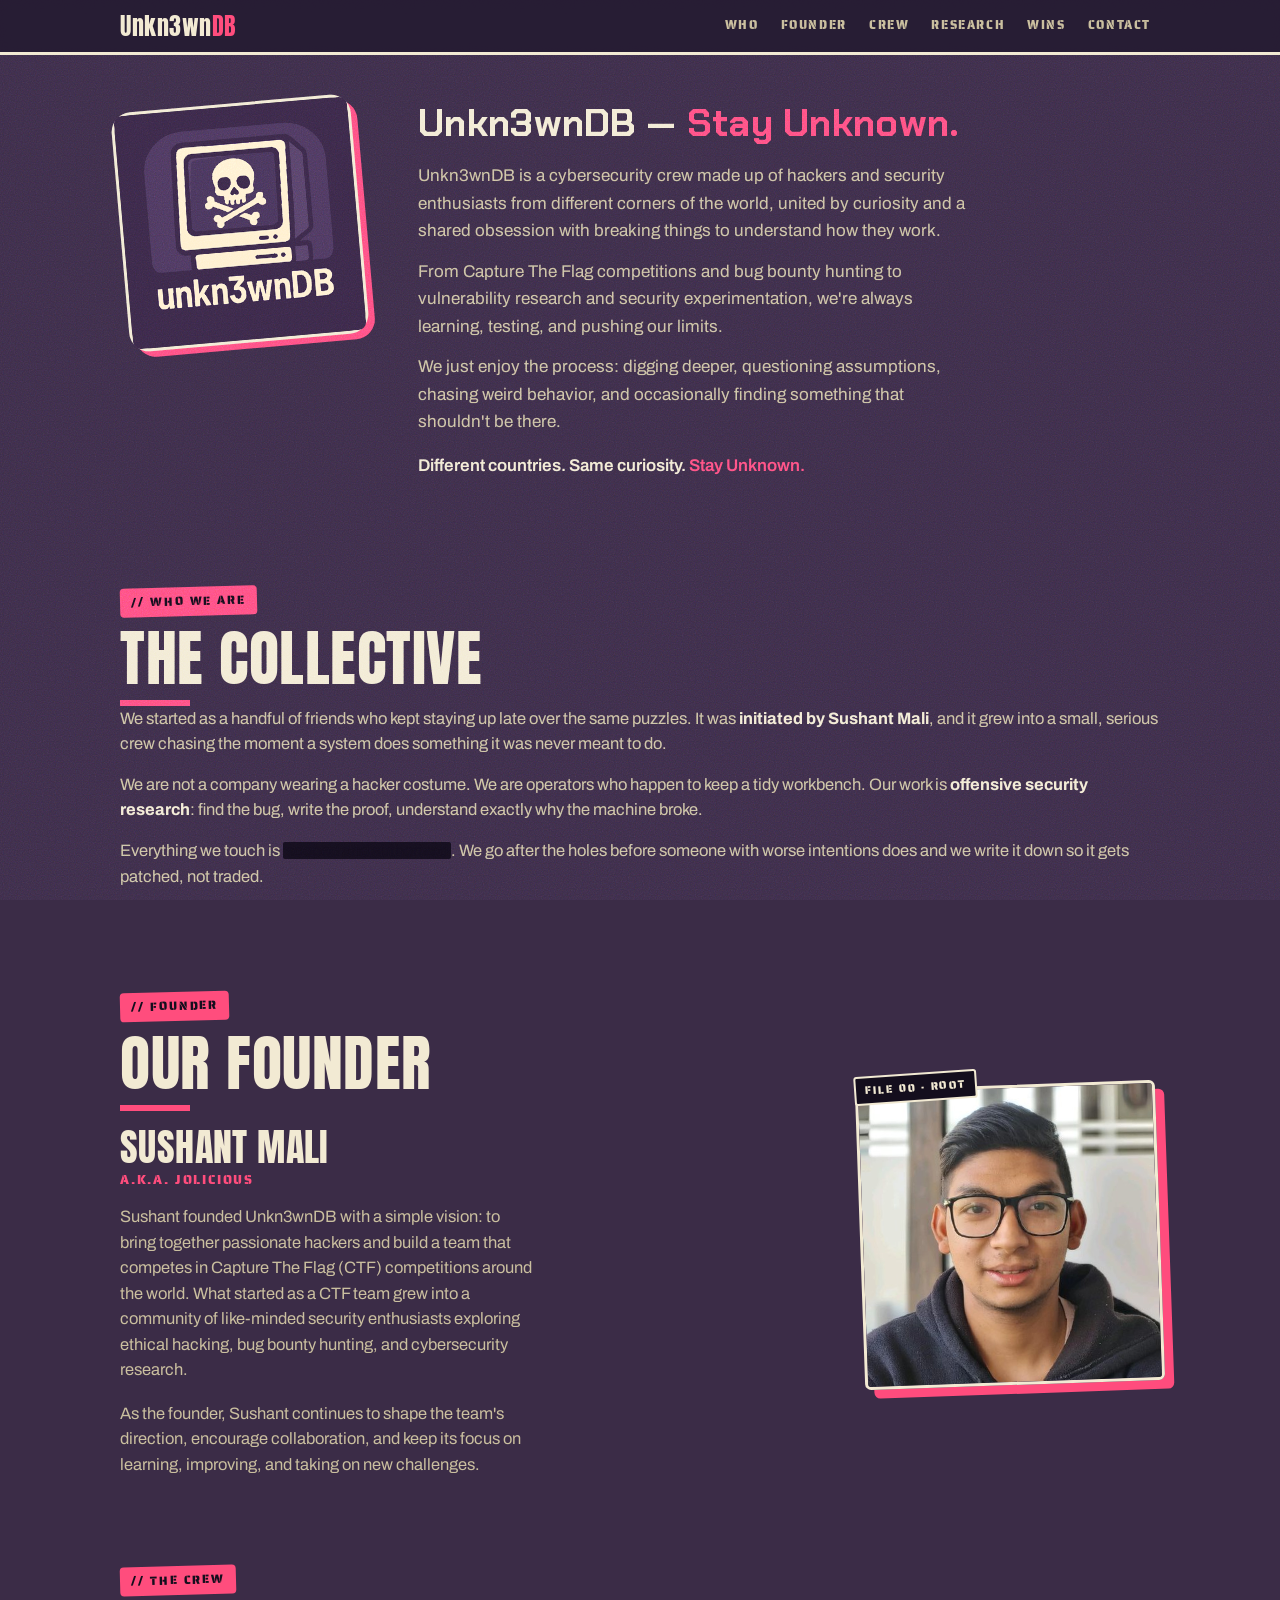
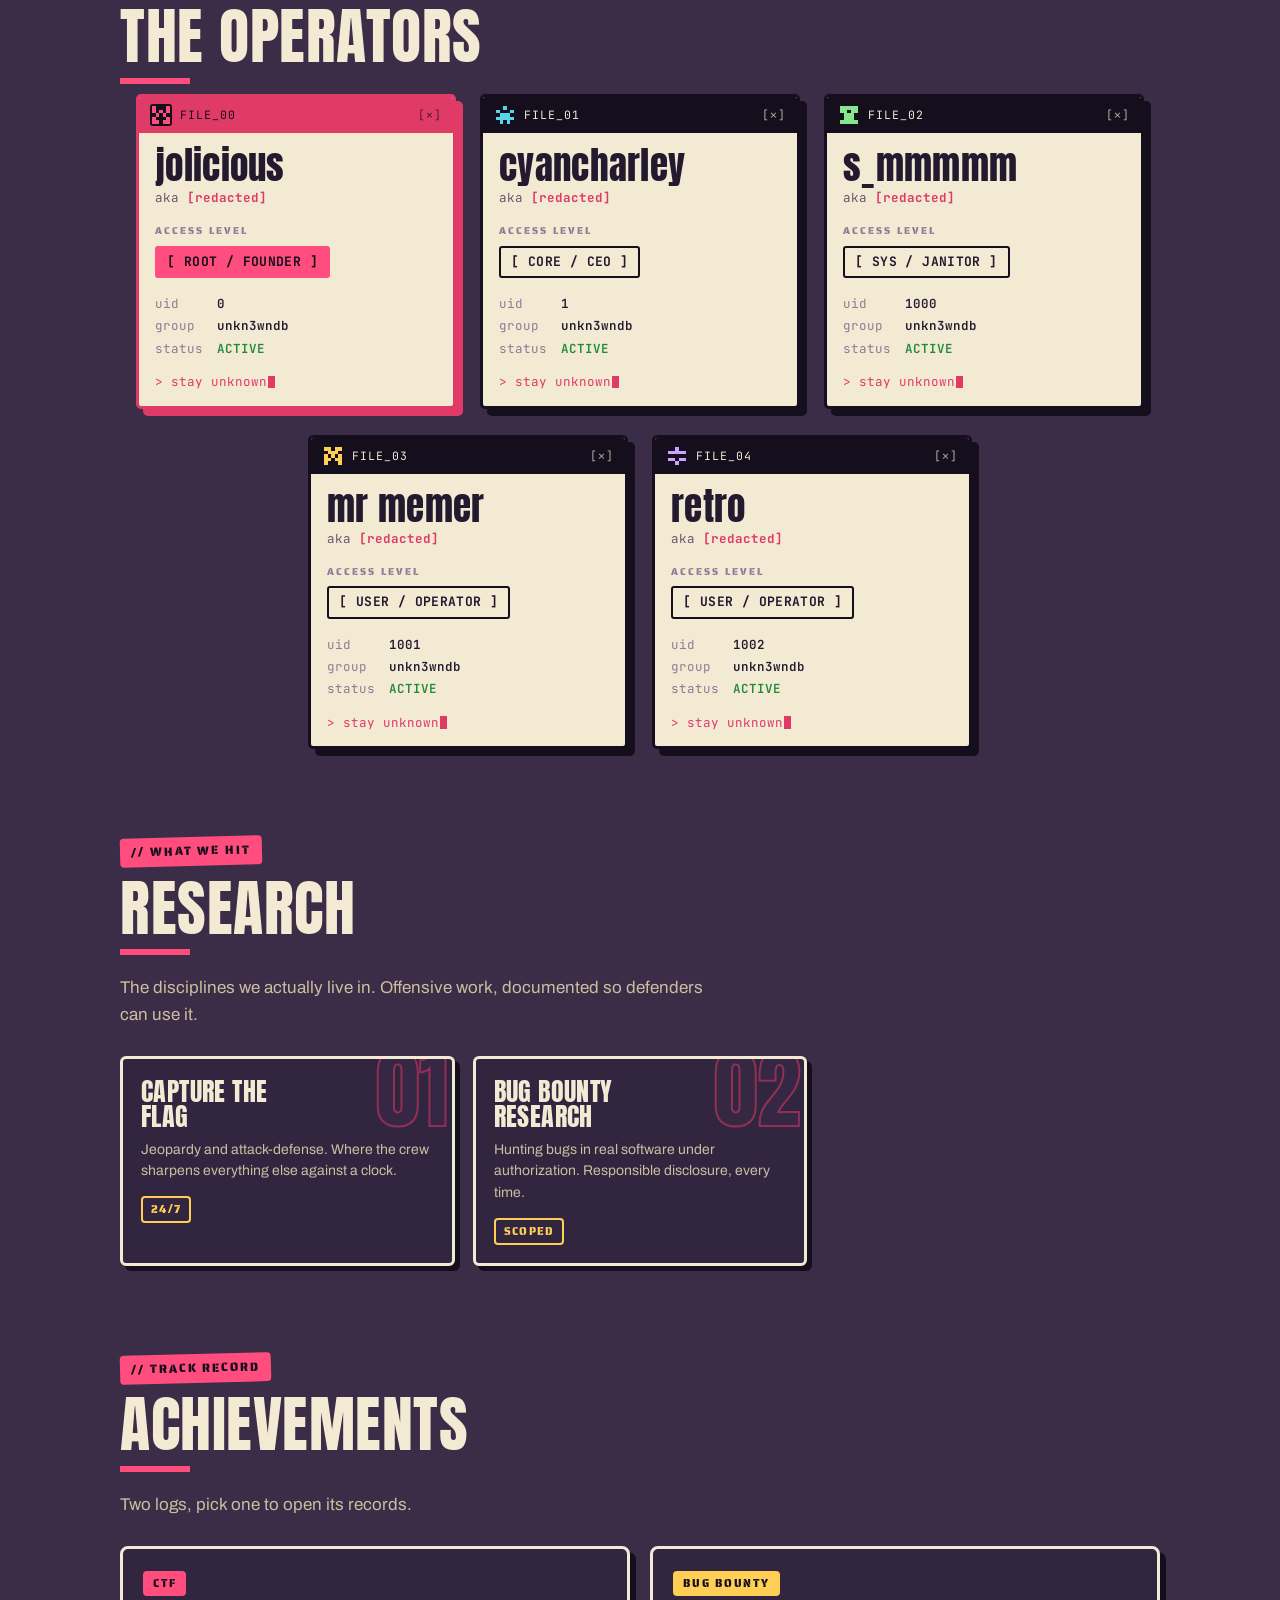
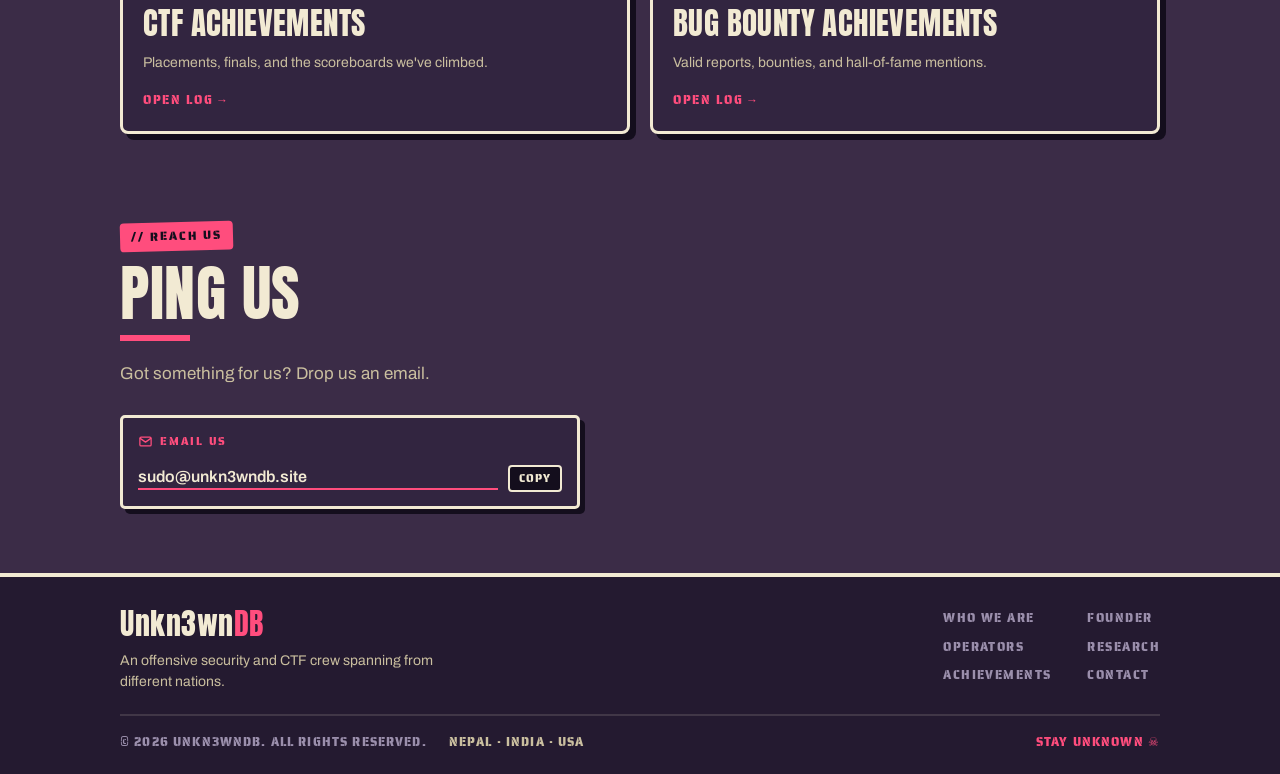
<file: index.html>
<!doctype html>
<html lang="en">
<head>
<meta charset="utf-8">
<meta name="viewport" content="width=device-width, initial-scale=1, viewport-fit=cover">
<title>Unkn3wnDB</title>
<meta name="description" content="Unkn3wnDB — an offensive security and CTF crew spanning different nations. Stay Unknown.">
<link rel="icon" href="assets/img/logo.png">
<link rel="preconnect" href="https://fonts.googleapis.com">
<link rel="preconnect" href="https://fonts.gstatic.com" crossorigin>
<link rel="stylesheet" href="https://fonts.googleapis.com/css2?family=Anton&family=Archivo:ital,wght@0,400;0,600;0,800;1,500&family=Chakra+Petch:wght@500;600;700&family=JetBrains+Mono:wght@400;700&family=Saira+Stencil+One&display=swap">
<link rel="stylesheet" href="assets/css/home.css">
</head>
<body>
<header class="topbar">
  <div class="wrap">
    <span class="bm">Unkn3wn<span>DB</span></span>
    <nav>
      <a href="#whoami" class="hs">who</a>
      <a href="#founder" class="hs">founder</a>
      <a href="#crew">crew</a>
      <a href="#research" class="hs">research</a>
      <a href="#achievements">wins</a>
      <a href="#contact">contact</a>
    </nav>
  </div>
</header>

<main>
  
  <section class="hero">
    <div class="wrap">
      <div class="hero-top">
        <div class="stamp"><img src="assets/img/logo.png" alt="Unkn3wnDB logo — a cream CRT monitor with a skull and crossbones on plum"></div>
        <div class="hero-text">
          <h1 class="hero-title">Unkn3wnDB — <span>Stay Unknown.</span></h1>
          <div class="hero-body">
            <p>Unkn3wnDB is a cybersecurity crew made up of hackers and security enthusiasts from different corners of the world, united by curiosity and a shared obsession with breaking things to understand how they work.</p>
            <p>From Capture The Flag competitions and bug bounty hunting to vulnerability research and security experimentation, we're always learning, testing, and pushing our limits.</p>
            <p>We just enjoy the process: digging deeper, questioning assumptions, chasing weird behavior, and occasionally finding something that shouldn't be there.</p>
            <p class="closer">Different countries. Same curiosity. <span>Stay Unknown.</span></p>
          </div>
        </div>
      </div>
    </div>
  </section>

  <section id="whoami">
    <div class="wrap">
      <span class="tab">// who we are</span>
      <h2 class="sectitle">The collective</h2>
      <div class="manifesto">
        <p>We started as a handful of friends who kept staying up late over the same puzzles. It was <b>initiated by Sushant Mali</b>, and it grew into a small, serious crew chasing the moment a system does something it was never meant to do.</p>
        <p>We are not a company wearing a hacker costume. We are operators who happen to keep a tidy workbench. Our work is <b>offensive security research</b>: find the bug, write the proof, understand exactly why the machine broke.</p>
        <p>Everything we touch is <span class="redact" tabindex="0" title="scoped &amp; authorized">scoped and authorized</span>. We go after the holes before someone with worse intentions does and we write it down so it gets patched, not traded.</p>
      </div>
    </div>
  </section>

  <section id="founder">
    <div class="wrap">
      <div class="founder-grid">
        <div class="founder-txt">
          <span class="tab">// founder</span>
          <h2 class="sectitle">Our founder</h2>
          <p class="fname">Sushant Mali<span>a.k.a. Jolicious</span></p>
          <p class="bio">Sushant founded Unkn3wnDB with a simple vision: to bring together passionate hackers and build a team that competes in Capture The Flag (CTF) competitions around the world. What started as a CTF team grew into a community of like-minded security enthusiasts exploring ethical hacking, bug bounty hunting, and cybersecurity research.</p>
          <p class="bio">As the founder, Sushant continues to shape the team's direction, encourage collaboration, and keep its focus on learning, improving, and taking on new challenges.</p>
        </div>
        <figure class="founder-photo">
          <figcaption>File 00 · Root</figcaption>
          <img src="assets/img/founder.jpg" alt="Sushant Mali, founder of Unkn3wnDB">
        </figure>
      </div>
    </div>
  </section>

  <section id="crew">
    <div class="wrap">
      <span class="tab">// the crew</span>
      <h2 class="sectitle">The operators</h2>
      <div class="crew">

        <div class="dossier root">
          <div class="dhead">
            <span class="dfile"><canvas class="sigil" width="50" height="50" data-seed="jolicious" data-color="#ff4d7d" role="img" aria-label="Identity sigil for Jolicious"></canvas>FILE_00</span>
            <span class="dclose" aria-hidden="true">[✕]</span>
          </div>
          <div class="dbody">
            <h3 class="dhandle">Jolicious</h3>
            <p class="daka">aka <b>[redacted]</b></p>
            <div class="dacc">
              <span class="dacc-label">access level</span>
              <span class="dacc-val">[ ROOT / FOUNDER ]</span>
            </div>
            <dl class="dmeta">
              <div><dt>uid</dt><dd>0</dd></div>
              <div><dt>group</dt><dd>unkn3wndb</dd></div>
              <div><dt>status</dt><dd class="on">ACTIVE</dd></div>
            </dl>
            <p class="dprompt">&gt; stay unknown<span class="cur" aria-hidden="true"></span></p>
          </div>
        </div>

        <div class="dossier">
          <div class="dhead">
            <span class="dfile"><canvas class="sigil" width="50" height="50" data-seed="cyancharley" data-color="#54d6e8" role="img" aria-label="Identity sigil for CyanCharley"></canvas>FILE_01</span>
            <span class="dclose" aria-hidden="true">[✕]</span>
          </div>
          <div class="dbody">
            <h3 class="dhandle">cyancharley</h3>
            <p class="daka">aka <b>[redacted]</b></p>
            <div class="dacc">
              <span class="dacc-label">access level</span>
              <span class="dacc-val">[ CORE / CEO ]</span>
            </div>
            <dl class="dmeta">
              <div><dt>uid</dt><dd>1</dd></div>
              <div><dt>group</dt><dd>unkn3wndb</dd></div>
              <div><dt>status</dt><dd class="on">ACTIVE</dd></div>
            </dl>
            <p class="dprompt">&gt; stay unknown<span class="cur" aria-hidden="true"></span></p>
          </div>
        </div>

        <div class="dossier">
          <div class="dhead">
            <span class="dfile"><canvas class="sigil" width="50" height="50" data-seed="s_mmmmm" data-color="#86e58d" role="img" aria-label="Identity sigil for s_mmmmm"></canvas>FILE_02</span>
            <span class="dclose" aria-hidden="true">[✕]</span>
          </div>
          <div class="dbody">
            <h3 class="dhandle">s_mmmmm</h3>
            <p class="daka">aka <b>[redacted]</b></p>
            <div class="dacc">
              <span class="dacc-label">access level</span>
              <span class="dacc-val">[ SYS / JANITOR ]</span>
            </div>
            <dl class="dmeta">
              <div><dt>uid</dt><dd>1000</dd></div>
              <div><dt>group</dt><dd>unkn3wndb</dd></div>
              <div><dt>status</dt><dd class="on">ACTIVE</dd></div>
            </dl>
            <p class="dprompt">&gt; stay unknown<span class="cur" aria-hidden="true"></span></p>
          </div>
        </div>

        <div class="dossier">
          <div class="dhead">
            <span class="dfile"><canvas class="sigil" width="50" height="50" data-seed="mrmemer" data-color="#ffce54" role="img" aria-label="Identity sigil for Mr Memer"></canvas>FILE_03</span>
            <span class="dclose" aria-hidden="true">[✕]</span>
          </div>
          <div class="dbody">
            <h3 class="dhandle">mr memer</h3>
            <p class="daka">aka <b>[redacted]</b></p>
            <div class="dacc">
              <span class="dacc-label">access level</span>
              <span class="dacc-val">[ USER / OPERATOR ]</span>
            </div>
            <dl class="dmeta">
              <div><dt>uid</dt><dd>1001</dd></div>
              <div><dt>group</dt><dd>unkn3wndb</dd></div>
              <div><dt>status</dt><dd class="on">ACTIVE</dd></div>
            </dl>
            <p class="dprompt">&gt; stay unknown<span class="cur" aria-hidden="true"></span></p>
          </div>
        </div>

        <div class="dossier">
          <div class="dhead">
            <span class="dfile"><canvas class="sigil" width="50" height="50" data-seed="retro" data-color="#c9a3ff" role="img" aria-label="Identity sigil for Retro"></canvas>FILE_04</span>
            <span class="dclose" aria-hidden="true">[✕]</span>
          </div>
          <div class="dbody">
            <h3 class="dhandle">retro</h3>
            <p class="daka">aka <b>[redacted]</b></p>
            <div class="dacc">
              <span class="dacc-label">access level</span>
              <span class="dacc-val">[ USER / OPERATOR ]</span>
            </div>
            <dl class="dmeta">
              <div><dt>uid</dt><dd>1002</dd></div>
              <div><dt>group</dt><dd>unkn3wndb</dd></div>
              <div><dt>status</dt><dd class="on">ACTIVE</dd></div>
            </dl>
            <p class="dprompt">&gt; stay unknown<span class="cur" aria-hidden="true"></span></p>
          </div>
        </div>

      </div>
    </div>
  </section>

  <section id="research">
    <div class="wrap">
      <span class="tab">// what we hit</span>
      <h2 class="sectitle">Research</h2>
      <p class="lede">The disciplines we actually live in. Offensive work, documented so defenders can use it.</p>
      <div class="tiles">
        <div class="tile"><span class="bn" aria-hidden="true">01</span><h3>Capture the flag</h3><p>Jeopardy and attack-defense. Where the crew sharpens everything else against a clock.</p><span class="tg">24/7</span></div>
        <div class="tile"><span class="bn" aria-hidden="true">02</span><h3>Bug Bounty Research</h3><p>Hunting bugs in real software under authorization. Responsible disclosure, every time.</p><span class="tg">scoped</span></div>
      </div>
    </div>
  </section>

  <section id="achievements">
    <div class="wrap">
      <span class="tab">// track record</span>
      <h2 class="sectitle">Achievements</h2>
      <p class="lede">Two logs, pick one to open its records.</p>
      <div class="ach-grid">
        <a class="ach-card" href="ctf.html">
          <span class="ac-tag">CTF</span>
          <h3>CTF Achievements</h3>
          <p>Placements, finals, and the scoreboards we've climbed.</p>
          <span class="go">open log <span class="ar" aria-hidden="true">&rarr;</span></span>
        </a>
        <a class="ach-card" href="bugbounty.html">
          <span class="ac-tag alt">Bug Bounty</span>
          <h3>Bug Bounty Achievements</h3>
          <p>Valid reports, bounties, and hall-of-fame mentions.</p>
          <span class="go">open log <span class="ar" aria-hidden="true">&rarr;</span></span>
        </a>
      </div>
    </div>
  </section>

  <section id="contact">
    <div class="wrap">
      <span class="tab">// reach us</span>
      <h2 class="sectitle">Ping us</h2>
      <p class="lede">Got something for us? Drop us an email.</p>
      <div class="signs">
        <div class="sign email">
          <div class="k"><svg class="eico" viewBox="0 0 24 24" fill="none" stroke="currentColor" stroke-width="2" stroke-linecap="round" stroke-linejoin="round" aria-hidden="true"><rect x="3" y="5" width="18" height="14" rx="2"/><path d="M3.5 7l8.5 6 8.5-6"/></svg> Email us</div>
          <div class="v"><a class="h" href="mailto:sudo@unkn3wndb.site">sudo@unkn3wndb.site</a><button class="copy" data-c="sudo@unkn3wndb.site">copy</button></div>
        </div>
      </div>
    </div>
  </section>
</main>

<footer>
  <div class="wrap">
    <div class="foot-top">
      <div class="foot-brand">
        <div class="fb-name">Unkn3wn<span>DB</span></div>
        <p class="fb-tag">An offensive security and CTF crew spanning from different nations.</p>
      </div>
      <nav class="foot-nav" aria-label="Footer">
        <a href="#whoami">Who we are</a>
        <a href="#founder">Founder</a>
        <a href="#crew">Operators</a>
        <a href="#research">Research</a>
        <a href="#achievements">Achievements</a>
        <a href="#contact">Contact</a>
      </nav>
    </div>
    <div class="foot-bottom">
      <span>&copy; <span id="yr">2026</span> Unkn3wnDB. All rights reserved.</span>
      <span class="fb-mid">Nepal &middot; India &middot; USA</span>
      <span class="end">stay unknown &#9760;</span>
    </div>
  </div>
</footer>

<script>
(function(){
  "use strict";
  try{ document.getElementById('yr').textContent = new Date().getFullYear(); }catch(e){}
  Array.prototype.forEach.call(document.querySelectorAll('.copy'), function(btn){
    btn.addEventListener('click', function(){
      var txt = btn.getAttribute('data-c');
      function done(){ var o=btn.textContent; btn.textContent='copied'; btn.classList.add('done');
        setTimeout(function(){ btn.textContent=o; btn.classList.remove('done'); },1300); }
      if(navigator.clipboard && navigator.clipboard.writeText){
        navigator.clipboard.writeText(txt).then(done).catch(function(){ fb(txt,done); });
      } else { fb(txt,done); }
    });
  });
  function fb(txt,done){
    try{ var t=document.createElement('textarea'); t.value=txt; t.style.position='fixed'; t.style.opacity='0';
      document.body.appendChild(t); t.select(); document.execCommand('copy'); document.body.removeChild(t); done(); }catch(e){}
  }

  function hashStr(s){ var h=2166136261>>>0; for(var i=0;i<s.length;i++){ h^=s.charCodeAt(i); h=Math.imul(h,16777619)>>>0; } return h>>>0; }
  function mulberry32(a){ return function(){ a|=0; a=a+0x6D2B79F5|0; var t=Math.imul(a^a>>>15,1|a); t=t+Math.imul(t^t>>>7,61|t)^t; return ((t^t>>>14)>>>0)/4294967296; }; }
  Array.prototype.forEach.call(document.querySelectorAll('canvas.sigil'), function(cv){
    var ctx = cv.getContext && cv.getContext('2d'); if(!ctx) return;
    var S = cv.width, GRID = 5, pad = Math.max(4, Math.round(S*0.1)), cell = (S - pad*2)/GRID, mid = Math.ceil(GRID/2);
    var rng = mulberry32(hashStr(cv.getAttribute('data-seed')||'x'));
    var color = cv.getAttribute('data-color') || '#ff4d7d';
    ctx.fillStyle = '#140e1d'; ctx.fillRect(0,0,S,S);
    ctx.fillStyle = color;
    for(var x=0;x<mid;x++){
      for(var y=0;y<GRID;y++){
        if(rng() > 0.5){
          var px = pad + x*cell, py = pad + y*cell;
          ctx.fillRect(Math.round(px), Math.round(py), Math.ceil(cell), Math.ceil(cell));
          ctx.fillRect(Math.round(pad + (GRID-1-x)*cell), Math.round(py), Math.ceil(cell), Math.ceil(cell));
        }
      }
    }
  });
})();
</script>
</body>
</html>
</file>
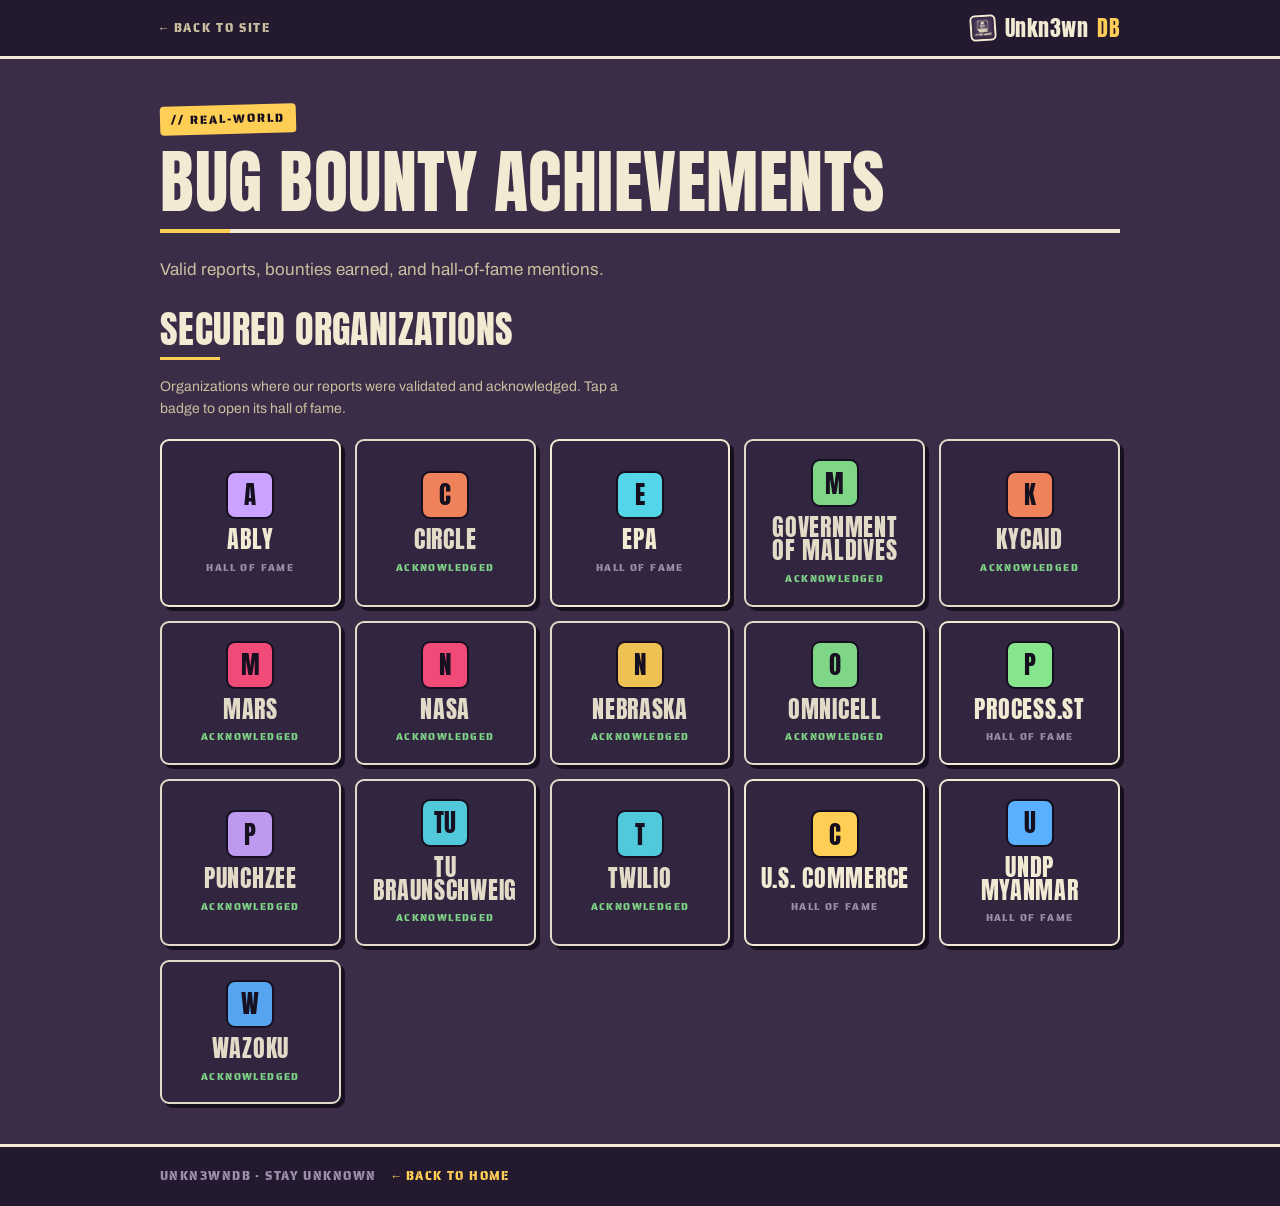
<file: bugbounty.html>
<!doctype html>
<html lang="en">
<head>
<meta charset="utf-8">
<meta name="viewport" content="width=device-width, initial-scale=1, viewport-fit=cover">
<title>Bug Bounty Achievements · Unkn3wnDB</title>
<meta name="description" content="Unkn3wnDB bug bounty achievements — organizations secured and acknowledged.">
<link rel="preconnect" href="https://fonts.googleapis.com">
<link rel="preconnect" href="https://fonts.gstatic.com" crossorigin>
<link rel="stylesheet" href="https://fonts.googleapis.com/css2?family=Anton&family=Archivo:wght@400;600;800&family=JetBrains+Mono:wght@400;700&family=Saira+Stencil+One&display=swap">
<link rel="icon" href="assets/img/logo.png">
<link rel="stylesheet" href="assets/css/bugbounty.css">
</head>
<body>
<header><div class="wrap">
  <a class="back" href="index.html">&larr; Back to site</a>
  <a class="brand" href="index.html"><img src="assets/img/logo.png" alt="">Unkn3wn<span>DB</span></a>
</div></header>
<main><div class="wrap">
  <span class="tab">// real-world</span>
  <h1 class="ptitle">Bug Bounty Achievements</h1>
  <div class="rule"></div>
  <p class="lede">Valid reports, bounties earned, and hall-of-fame mentions.</p>
        <section class="ach-block" style="margin-top:6px">
    <h2 class="blk-title">Secured Organizations</h2>
    <div class="bl-rule"></div>
    <p class="note" style="margin:0 0 6px">Organizations where our reports were validated and acknowledged. Tap a badge to open its hall of fame.</p>
    <div class="orgs">
        <a class="org" href="https://ably.com/acknowledgements" target="_blank" rel="noopener noreferrer" aria-label="Ably — hall of fame">
          <span class="ext" aria-hidden="true">&#8599;</span>
          <span class="mono" style="--c:#c9a3ff" aria-hidden="true">A</span>
          <span class="nm">Ably</span>
          <span class="meta">hall of fame</span>
        </a>
        <div class="org static">
          <span class="mono" style="--c:#ff8a5c" aria-hidden="true">C</span>
          <span class="nm">Circle</span>
          <span class="meta">acknowledged</span>
        </div>
        <a class="org" href="https://bugcrowd.com/engagements/epa-vdp/hall_of_fames" target="_blank" rel="noopener noreferrer" aria-label="EPA — hall of fame">
          <span class="ext" aria-hidden="true">&#8599;</span>
          <span class="mono" style="--c:#54d6e8" aria-hidden="true">E</span>
          <span class="nm">EPA</span>
          <span class="meta">hall of fame</span>
        </a>
        <div class="org static">
          <span class="mono" style="--c:#86e58d" aria-hidden="true">M</span>
          <span class="nm">Government of Maldives</span>
          <span class="meta">acknowledged</span>
        </div>
        <div class="org static">
          <span class="mono" style="--c:#ff8a5c" aria-hidden="true">K</span>
          <span class="nm">KYCAID</span>
          <span class="meta">acknowledged</span>
        </div>
        <div class="org static">
          <span class="mono" style="--c:#ff4d7d" aria-hidden="true">M</span>
          <span class="nm">Mars</span>
          <span class="meta">acknowledged</span>
        </div>
        <div class="org static">
          <span class="mono" style="--c:#ff4d7d" aria-hidden="true">N</span>
          <span class="nm">NASA</span>
          <span class="meta">acknowledged</span>
        </div>
        <div class="org static">
          <span class="mono" style="--c:#ffce54" aria-hidden="true">N</span>
          <span class="nm">Nebraska</span>
          <span class="meta">acknowledged</span>
        </div>
        <div class="org static">
          <span class="mono" style="--c:#86e58d" aria-hidden="true">O</span>
          <span class="nm">Omnicell</span>
          <span class="meta">acknowledged</span>
        </div>
        <a class="org" href="https://www.process.st/responsible-disclosure/" target="_blank" rel="noopener noreferrer" aria-label="Process.st — hall of fame">
          <span class="ext" aria-hidden="true">&#8599;</span>
          <span class="mono" style="--c:#86e58d" aria-hidden="true">P</span>
          <span class="nm">Process.st</span>
          <span class="meta">hall of fame</span>
        </a>
        <div class="org static">
          <span class="mono" style="--c:#c9a3ff" aria-hidden="true">P</span>
          <span class="nm">Punchzee</span>
          <span class="meta">acknowledged</span>
        </div>
        <div class="org static">
          <span class="mono" style="--c:#54d6e8" aria-hidden="true">TU</span>
          <span class="nm">TU Braunschweig</span>
          <span class="meta">acknowledged</span>
        </div>
        <div class="org static">
          <span class="mono" style="--c:#54d6e8" aria-hidden="true">T</span>
          <span class="nm">Twilio</span>
          <span class="meta">acknowledged</span>
        </div>
        <a class="org" href="https://bugcrowd.com/engagements/usdoc-vdp/hall_of_fames" target="_blank" rel="noopener noreferrer" aria-label="U.S. Commerce — hall of fame">
          <span class="ext" aria-hidden="true">&#8599;</span>
          <span class="mono" style="--c:#ffce54" aria-hidden="true">C</span>
          <span class="nm">U.S. Commerce</span>
          <span class="meta">hall of fame</span>
        </a>
        <a class="org" href="https://msmelearning.mm.undp.org/cybersecurity/vulnerability-hall-of-fame" target="_blank" rel="noopener noreferrer" aria-label="UNDP Myanmar — hall of fame">
          <span class="ext" aria-hidden="true">&#8599;</span>
          <span class="mono" style="--c:#5ab0ff" aria-hidden="true">U</span>
          <span class="nm">UNDP Myanmar</span>
          <span class="meta">hall of fame</span>
        </a>
        <div class="org static">
          <span class="mono" style="--c:#5ab0ff" aria-hidden="true">W</span>
          <span class="nm">Wazoku</span>
          <span class="meta">acknowledged</span>
        </div>
    </div>
  </section>
</div></main>
<footer><div class="wrap"><span>Unkn3wnDB &middot; Stay Unknown</span><a href="index.html">&larr; back to home</a></div></footer>
</body>
</html>
</file>
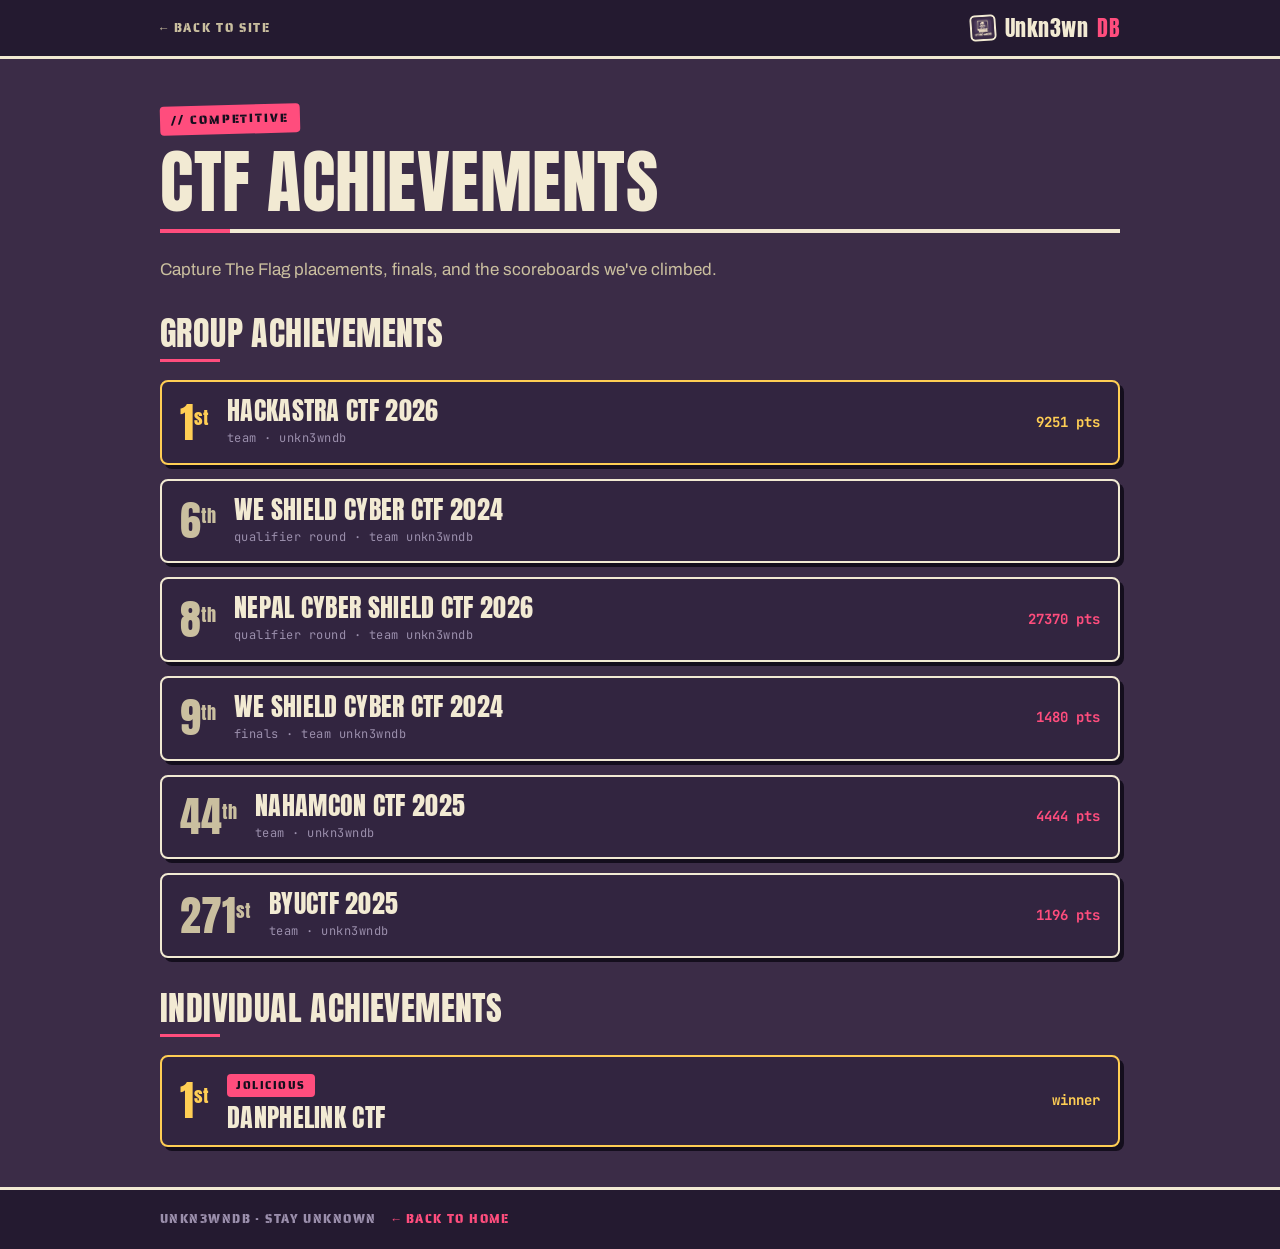
<file: ctf.html>
<!doctype html>
<html lang="en">
<head>
<meta charset="utf-8">
<meta name="viewport" content="width=device-width, initial-scale=1, viewport-fit=cover">
<title>CTF Achievements · Unkn3wnDB</title>
<meta name="description" content="Unkn3wnDB CTF achievements — competition placements and finals.">
<link rel="preconnect" href="https://fonts.googleapis.com">
<link rel="preconnect" href="https://fonts.gstatic.com" crossorigin>
<link rel="stylesheet" href="https://fonts.googleapis.com/css2?family=Anton&family=Archivo:wght@400;600;800&family=JetBrains+Mono:wght@400;700&family=Saira+Stencil+One&display=swap">
<link rel="icon" href="assets/img/logo.png">
<link rel="stylesheet" href="assets/css/ctf.css">
</head>
<body>
<header><div class="wrap">
  <a class="back" href="index.html">&larr; Back to site</a>
  <a class="brand" href="index.html"><img src="assets/img/logo.png" alt="">Unkn3wn<span>DB</span></a>
</div></header>
<main><div class="wrap">
  <span class="tab">// competitive</span>
  <h1 class="ptitle">CTF Achievements</h1>
  <div class="rule"></div>
  <p class="lede">Capture The Flag placements, finals, and the scoreboards we've climbed.</p>
  <section class="ach-block">
    <h2 class="blk-title">Group Achievements</h2>
    <div class="bl-rule"></div>
    <div class="recs">
      <div class="rec gold">
        <span class="place">1<sup>st</sup></span>
        <div class="ev"><h3>HackAstra CTF 2026</h3><p>team &middot; unkn3wndb</p></div>
        <span class="pts">9251 pts</span>
      </div>
      <div class="rec">
        <span class="place">6<sup>th</sup></span>
        <div class="ev"><h3>We Shield Cyber CTF 2024</h3><p>qualifier round &middot; team unkn3wndb</p></div>
        <span class="pts"></span>
      </div>
      <div class="rec">
        <span class="place">8<sup>th</sup></span>
        <div class="ev"><h3>Nepal Cyber Shield CTF 2026</h3><p>qualifier round &middot; team unkn3wndb</p></div>
        <span class="pts">27370 pts</span>
      </div>
      <div class="rec">
        <span class="place">9<sup>th</sup></span>
        <div class="ev"><h3>We Shield Cyber CTF 2024</h3><p>finals &middot; team unkn3wndb</p></div>
        <span class="pts">1480 pts</span>
      </div>
      <div class="rec">
        <span class="place">44<sup>th</sup></span>
        <div class="ev"><h3>NahamCon CTF 2025</h3><p>team &middot; unkn3wndb</p></div>
        <span class="pts">4444 pts</span>
      </div>
      <div class="rec">
        <span class="place">271<sup>st</sup></span>
        <div class="ev"><h3>BYUCTF 2025</h3><p>team &middot; unkn3wndb</p></div>
        <span class="pts">1196 pts</span>
      </div>
    </div>
  </section>

  <section class="ach-block">
    <h2 class="blk-title">Individual Achievements</h2>
    <div class="bl-rule"></div>
    <div class="recs">
      <div class="rec gold">
        <span class="place">1<sup>st</sup></span>
        <div class="ev"><span class="who">jolicious</span><h3>Danphelink CTF</h3></div>
        <span class="pts">winner</span>
      </div>
    </div>
  </section>
</div></main>
<footer><div class="wrap"><span>Unkn3wnDB &middot; Stay Unknown</span><a href="index.html">&larr; back to home</a></div></footer>
</body>
</html>
</file>
<file: assets/css/home.css>
:root{color-scheme:dark;padding-top:env(safe-area-inset-top,0px);padding-bottom:env(safe-area-inset-bottom,0px)}
img{max-width:100%}
[hidden]{display:none!important}

:root{
  color-scheme: dark;
  --paper:#3b2c47;     
  --paper-2:#322540;   
  --paper-ink:#241a30; 
  --ink:#f2ead3;       
  --ink-dim:#cabf9f;   
  --ink-mute:#9b8fac;  
  --spot:#ff4d7d;      
  --spot-deep:#e03a67;
  --amber:#ffce54;     
  --black:#140e1d;     
  --disp:'Anton', 'Arial Narrow', sans-serif;
  --hero:'Chakra Petch', 'Segoe UI', system-ui, sans-serif;
  --stencil:'Saira Stencil One', 'Courier New', monospace;
  --mono:'JetBrains Mono', ui-monospace, 'Cascadia Code', Consolas, monospace;
  --body:'Archivo', 'Helvetica Neue', Arial, sans-serif;
  --maxw:1080px;
}
*{box-sizing:border-box}
html,body{margin:0}
body{
  background:var(--paper);color:var(--ink);font-family:var(--body);
  font-size:16px;line-height:1.55;-webkit-font-smoothing:antialiased;
  overflow-x:hidden;position:relative;
}

body::after{
  content:"";position:fixed;inset:0;z-index:40;pointer-events:none;opacity:.5;mix-blend-mode:overlay;
  background-image:url("data:image/svg+xml,%3Csvg xmlns='http://www.w3.org/2000/svg' width='160' height='160'%3E%3Cfilter id='n'%3E%3CfeTurbulence type='fractalNoise' baseFrequency='0.85' numOctaves='2' stitchTiles='stitch'/%3E%3C/filter%3E%3Crect width='100%25' height='100%25' filter='url(%23n)'/%3E%3C/svg%3E");
}
body::before{content:"";position:fixed;inset:0 0 auto;height:env(safe-area-inset-top,0px);z-index:60;background:var(--paper-ink)}

.wrap{position:relative;z-index:1;max-width:var(--maxw);margin:0 auto;
  padding-left:max(20px,env(safe-area-inset-left,0px));
  padding-right:max(20px,env(safe-area-inset-right,0px));padding-block:0}
::selection{background:var(--spot);color:var(--black)}
:focus-visible{outline:3px solid var(--spot);outline-offset:3px}
a{color:var(--ink);text-decoration:none}

.topbar{position:sticky;top:env(safe-area-inset-top,0px);z-index:45;
  background:rgba(36,26,48,.86);backdrop-filter:blur(7px);border-bottom:3px solid var(--ink)}
.topbar .wrap{display:flex;align-items:center;gap:12px;height:52px}
.topbar .mini{width:30px;height:30px;border-radius:5px;border:2px solid var(--ink);flex:none;display:block;
  transform:rotate(-4deg)}
.topbar .bm{font-family:var(--disp);font-size:24px;letter-spacing:.5px;line-height:1}
.topbar .bm span{color:var(--spot)}
.topbar nav{margin-left:auto;display:flex;gap:4px}
.topbar nav a{font-family:var(--stencil);font-size:11.5px;letter-spacing:.14em;text-transform:uppercase;
  color:var(--ink-dim);padding:7px 9px;border-radius:5px}
.topbar nav a:hover{color:var(--black);background:var(--spot)}
@media(max-width:560px){.topbar nav a{padding:7px 6px}.topbar .hs{display:none}}

.hero{padding-block:48px 38px}
.hero-top{display:flex;align-items:flex-start;gap:58px;flex-wrap:wrap;margin-bottom:26px}
@media(max-width:620px){.hero-top{gap:24px}}
.stamp{width:240px;height:240px;flex:none;border:3px solid var(--ink);border-radius:20px;
  transform:rotate(-5deg);box-shadow:6px 6px 0 var(--spot);background:var(--paper-ink)}
.stamp img{width:100%;height:100%;display:block;border-radius:8px;filter:saturate(1.05) contrast(1.04)}
.hero-top .wm{font-family:var(--hero);font-weight:700;line-height:.92;margin:0;
  font-size:clamp(38px,7vw,62px);letter-spacing:.5px}
.hero-top .wm span{color:var(--spot)}

.hero-text{flex:1;min-width:280px;max-width:62ch}
.hero-title{font-family:var(--hero);font-weight:700;line-height:1.08;margin:0 0 18px;
  font-size:clamp(24px,3.6vw,38px);letter-spacing:.3px;color:var(--ink);text-wrap:balance}
.hero-title span{color:var(--spot)}
.hero-body p{font-family:var(--body);font-weight:400;font-size:clamp(15px,1.7vw,17px);line-height:1.62;
  color:var(--ink-dim);margin:0 0 13px;text-wrap:pretty}
.hero-body .closer{color:var(--ink);font-weight:600;margin:16px 0 0}
.hero-body .closer span{color:var(--spot)}

.hero-head{font-family:var(--hero);font-weight:700;line-height:1.02;margin:0;
  font-size:clamp(27px,4.6vw,46px);text-transform:uppercase;letter-spacing:.3px;text-wrap:balance;max-width:20ch}
.hero-head .out{color:var(--paper);-webkit-text-stroke:2px var(--spot);text-stroke:2px var(--spot)}
.hero-head .hl{color:var(--spot)}
.hero-sub{display:flex;flex-wrap:wrap;gap:16px 26px;align-items:flex-start;margin-top:22px;
  margin-left:calc(152px + 22px)} 
.hero-sub p{font-size:17px;max-width:42ch;color:var(--ink-dim);margin:0}
@media(max-width:620px){.hero-sub{margin-left:0}}
.hero-sub p b{color:var(--ink)}
.rubber{flex:none;transform:rotate(7deg);border:3px solid var(--spot);color:var(--spot);
  font-family:var(--stencil);font-size:13px;letter-spacing:.14em;text-transform:uppercase;
  padding:10px 14px;border-radius:8px;line-height:1.25;text-align:center;box-shadow:inset 0 0 0 2px rgba(255,77,125,.25)}
.rubber b{display:block;font-size:17px;color:var(--spot)}
.chips{display:flex;flex-wrap:wrap;gap:9px;margin-top:26px}
.chip{font-family:var(--stencil);font-size:12px;letter-spacing:.1em;text-transform:uppercase;
  color:var(--ink-dim);border:2px solid var(--ink);border-radius:6px;padding:6px 11px;background:var(--paper-2)}
.chip b{color:var(--spot);font-weight:400}

section{padding-block:44px;position:relative}
.tab{display:inline-block;font-family:var(--stencil);font-size:12px;letter-spacing:.16em;
  text-transform:uppercase;background:var(--spot);color:var(--black);padding:5px 11px;border-radius:4px;
  transform:rotate(-1.5deg)}
.sectitle{font-family:var(--disp);font-weight:400;text-transform:uppercase;letter-spacing:.5px;
  font-size:clamp(34px,7vw,62px);line-height:.9;margin:14px 0 0;color:var(--ink)}
.sectitle::after{content:"";display:block;width:70px;height:6px;background:var(--spot);margin-top:14px}
.lede{font-size:17px;color:var(--ink-dim);max-width:60ch;margin:20px 0 28px}

.manifesto{max-width:none}
.manifesto .big{font-family:var(--disp);font-weight:400;text-transform:uppercase;line-height:.96;
  font-size:clamp(26px,4.4vw,40px);letter-spacing:.3px;margin:0 0 22px;color:var(--ink);text-wrap:balance}
.manifesto .big em{font-style:normal;color:var(--spot)}
.manifesto p{font-size:16.5px;color:var(--ink-dim);margin:0 0 15px}
.manifesto p b{color:var(--ink)}
.redact{background:var(--black);color:var(--black);padding:0 .18em;border-radius:2px;cursor:help;
  transition:color .18s,background .18s;outline:none}
.redact:hover,.redact:focus{background:transparent;color:var(--spot)}

.founder-grid{display:grid;grid-template-columns:1fr minmax(0,300px);gap:34px;align-items:center}
.founder-txt .fname{font-family:var(--disp);font-weight:400;text-transform:uppercase;letter-spacing:.4px;
  font-size:clamp(24px,4.4vw,38px);line-height:.95;margin:18px 0 0;color:var(--ink)}
.founder-txt .fname span{display:block;font-family:var(--stencil);font-size:13px;letter-spacing:.14em;
  text-transform:uppercase;color:var(--spot);margin-top:9px}
.founder-txt .bio{font-size:16.5px;color:var(--ink-dim);margin:18px 0 0;max-width:46ch}
.founder-txt .bio b{color:var(--ink)}
.founder-photo{margin:0;position:relative;justify-self:end}
.founder-photo img{display:block;width:100%;max-width:300px;border:3px solid var(--ink);border-radius:6px;
  box-shadow:9px 9px 0 var(--spot);transform:rotate(-2deg);transition:transform .16s,box-shadow .16s;filter:saturate(1.02)}
.founder-photo:hover img{transform:rotate(0) translate(-2px,-2px);box-shadow:12px 12px 0 var(--black)}
.founder-photo figcaption{position:absolute;left:-6px;top:-12px;font-family:var(--stencil);font-size:11px;
  letter-spacing:.14em;text-transform:uppercase;background:var(--black);color:var(--ink);padding:4px 9px;
  border-radius:3px;transform:rotate(-4deg);border:2px solid var(--ink);z-index:1}
@media(max-width:620px){
  .founder-grid{grid-template-columns:1fr;gap:26px}
  .founder-photo{justify-self:start}
  .founder-photo img{max-width:260px}
}

.crew{display:flex;flex-wrap:wrap;justify-content:center;gap:26px 24px;margin-top:10px}
.dossier{display:flex;flex-direction:column;flex:1 1 282px;max-width:320px;min-width:0;overflow:hidden;
  background:var(--ink);color:var(--paper-ink);border:3px solid var(--black);border-radius:5px;
  position:relative;box-shadow:7px 7px 0 var(--black);transition:transform .16s ease,box-shadow .16s ease}
.dossier:hover,.dossier:focus-within{transform:translateY(-5px);box-shadow:9px 13px 0 var(--spot)}
.dossier.root{border-color:var(--spot-deep);box-shadow:7px 7px 0 var(--spot-deep)}
.dossier.root:hover,.dossier.root:focus-within{box-shadow:9px 13px 0 var(--black)}

.dhead{display:flex;align-items:center;justify-content:space-between;gap:8px;
  background:var(--black);color:var(--ink);padding:7px 11px;font-family:var(--mono);font-size:11.5px;letter-spacing:.08em}
.dossier.root .dhead{background:var(--spot-deep);color:var(--black)}
.dfile{display:flex;align-items:center;gap:8px;min-width:0}
.sigil{width:22px;height:22px;flex:none;image-rendering:pixelated;image-rendering:crisp-edges;border-radius:3px;display:block}
.dclose{opacity:.7;flex:none}

.dbody{display:flex;flex-direction:column;flex:1;padding:15px 16px 14px}
.dhandle{font-family:var(--disp);font-weight:400;font-size:clamp(31px,5.6vw,37px);line-height:.92;margin:0;
  text-transform:lowercase;letter-spacing:.3px;overflow-wrap:anywhere;color:var(--paper-ink)}
.daka{font-family:var(--mono);font-size:12.5px;color:#64556f;margin:6px 0 0;overflow-wrap:anywhere}
.daka b{color:var(--spot-deep);font-weight:700}
.dacc{margin-top:16px}
.dacc-label{display:block;font-family:var(--stencil);font-size:10px;letter-spacing:.2em;text-transform:uppercase;color:#8a7c97}
.dacc-val{display:inline-block;margin-top:7px;font-family:var(--mono);font-weight:700;font-size:13px;letter-spacing:.03em;
  color:var(--paper-ink);border:2px solid var(--black);border-radius:3px;padding:4px 10px}
.dossier.root .dacc-val{border-color:var(--spot);background:var(--spot);color:var(--black)}
.dmeta{margin:16px 0 0;display:flex;flex-direction:column;gap:3px;font-family:var(--mono);font-size:12.5px}
.dmeta > div{display:flex;gap:8px}
.dmeta dt{margin:0;color:#8a7c97;min-width:54px}
.dmeta dd{margin:0;color:var(--paper-ink);font-weight:600}
.dmeta dd.on{color:#1f8a3b}
.dprompt{font-family:var(--mono);font-size:12.5px;color:var(--spot-deep);margin:0;margin-top:auto;padding-top:14px}
.cur{display:inline-block;width:7px;height:1em;vertical-align:-2px;background:var(--spot-deep);margin-left:1px;
  animation:cblink 1.05s steps(1) infinite}
@keyframes cblink{50%{opacity:0}}
@media(prefers-reduced-motion:reduce){.cur{animation:none}}
@media(max-width:639px){.dossier{flex-basis:100%;max-width:360px}}

.tiles{display:grid;grid-template-columns:repeat(auto-fill,minmax(270px,1fr));gap:18px}
.tile{position:relative;background:var(--paper-2);border:3px solid var(--ink);border-radius:6px;
  padding:20px 18px 18px;overflow:hidden;box-shadow:5px 5px 0 var(--black);transition:transform .16s,box-shadow .16s}
.tile:hover{transform:translate(-2px,-2px);box-shadow:8px 8px 0 var(--spot)}
.tile .bn{position:absolute;top:-14px;right:4px;font-family:var(--disp);font-size:88px;line-height:1;
  color:var(--paper);-webkit-text-stroke:2px var(--spot-deep);text-stroke:2px var(--spot-deep);opacity:.55;pointer-events:none}
.tile h3{font-family:var(--disp);font-weight:400;text-transform:uppercase;letter-spacing:.4px;
  font-size:26px;line-height:.95;margin:0;color:var(--ink);max-width:11ch}
.tile p{font-size:14px;color:var(--ink-dim);margin:10px 0 0;position:relative}
.tile .tg{display:inline-block;margin-top:14px;font-family:var(--stencil);font-size:11px;letter-spacing:.12em;
  text-transform:uppercase;color:var(--amber);border:2px solid var(--amber);border-radius:4px;padding:3px 8px}

.ach-grid{display:grid;grid-template-columns:repeat(auto-fit,minmax(270px,1fr));gap:20px}
.ach-card{display:flex;flex-direction:column;gap:13px;text-decoration:none;color:inherit;
  border:3px solid var(--ink);border-radius:8px;background:var(--paper-2);padding:22px 20px;
  box-shadow:6px 6px 0 var(--black);transition:transform .16s ease,box-shadow .16s ease,border-color .16s ease}
.ach-card:hover,.ach-card:focus-visible{transform:translate(-3px,-3px);box-shadow:9px 11px 0 var(--spot);border-color:var(--spot);outline:none}
.ach-card .ac-tag{align-self:flex-start;font-family:var(--stencil);font-size:11px;letter-spacing:.16em;text-transform:uppercase;
  color:var(--black);background:var(--spot);padding:4px 10px;border-radius:4px}
.ach-card .ac-tag.alt{background:var(--amber)}
.ach-card h3{font-family:var(--disp);font-weight:400;text-transform:uppercase;letter-spacing:.4px;
  font-size:clamp(23px,3.8vw,31px);line-height:.96;margin:0;color:var(--ink)}
.ach-card p{font-size:14px;color:var(--ink-dim);margin:0}
.ach-card .go{margin-top:4px;font-family:var(--stencil);font-size:12px;letter-spacing:.14em;text-transform:uppercase;color:var(--spot)}
.ach-card .go .ar{display:inline-block;transition:transform .16s}
.ach-card:hover .go .ar{transform:translateX(5px)}

.signs{display:grid;grid-template-columns:repeat(auto-fit,minmax(210px,1fr));gap:16px}
.sign{background:var(--paper-2);border:3px solid var(--ink);border-radius:5px;padding:14px 15px;
  position:relative;box-shadow:5px 5px 0 var(--black)}
.sign .k{font-family:var(--stencil);font-size:11px;letter-spacing:.16em;text-transform:uppercase;color:var(--spot);
  display:inline-flex;align-items:center}
.sign.email{max-width:460px}
.eico{width:15px;height:15px;margin-right:7px;flex:none}
.sign .v{display:flex;align-items:center;gap:10px;margin-top:8px}
.sign .v .h{font-family:var(--disp);font-weight:400;font-size:26px;text-transform:lowercase;letter-spacing:.3px;
  flex:1;min-width:0;word-break:break-word;color:var(--ink)}
.sign .v a.h{font-family:var(--body);font-weight:600;font-size:16px;letter-spacing:0;text-transform:none;
  line-height:1.3;border-bottom:2px solid var(--spot);padding-bottom:1px}
.sign .v a.h:hover{color:var(--spot)}
.copy{font-family:var(--stencil);font-size:11px;letter-spacing:.08em;text-transform:uppercase;
  background:var(--black);color:var(--ink);border:2px solid var(--ink);border-radius:4px;padding:6px 9px;cursor:pointer;flex:none;transition:.15s;line-height:1}
.copy:hover{background:var(--spot);color:var(--black);border-color:var(--spot)}
.copy.done{background:var(--amber);color:var(--black);border-color:var(--amber)}
.roe{margin-top:30px;border:3px solid var(--spot);border-radius:6px;background:rgba(255,77,125,.08);padding:18px 20px;position:relative}
.roe .lbl{position:absolute;top:-13px;left:18px;background:var(--spot);color:var(--black);
  font-family:var(--stencil);font-size:12px;letter-spacing:.16em;text-transform:uppercase;padding:3px 10px;border-radius:3px}
.roe p{margin:6px 0 0;font-size:14.5px;color:var(--ink-dim)}
.roe p b{color:var(--ink)}

footer{background:var(--paper-ink);border-top:4px solid var(--ink);margin-top:20px}
footer .wrap{padding-block:32px 22px}
.foot-top{display:flex;flex-wrap:wrap;gap:26px 44px;justify-content:space-between;
  padding-bottom:22px;border-bottom:2px solid rgba(242,234,211,.14)}
.foot-brand{max-width:40ch}
.fb-name{font-family:var(--disp);font-weight:400;font-size:30px;letter-spacing:.5px;line-height:1;color:var(--ink)}
.fb-name span{color:var(--spot)}
.fb-tag{font-family:var(--body);font-size:14px;line-height:1.5;color:var(--ink-dim);margin:11px 0 0}
.foot-nav{display:grid;grid-template-columns:repeat(2,auto);gap:10px 36px;align-content:start}
.foot-nav a{font-family:var(--stencil);font-size:12px;letter-spacing:.12em;text-transform:uppercase;
  color:var(--ink-mute);text-decoration:none;transition:color .15s}
.foot-nav a:hover{color:var(--spot)}
.foot-bottom{display:flex;flex-wrap:wrap;gap:10px 22px;align-items:center;padding-top:18px;
  font-family:var(--stencil);font-size:11.5px;letter-spacing:.1em;text-transform:uppercase;color:var(--ink-mute)}
.foot-bottom .fb-mid{color:var(--ink-dim)}
.foot-bottom .end{margin-left:auto;color:var(--spot)}
@media(max-width:620px){.foot-bottom .end{margin-left:0}}

@media(max-width:560px){
  section{padding-block:34px}
  .hero{padding-block:36px 26px}
  .foot-top{gap:22px 32px}
}
@media(max-width:380px){
  .stamp{width:min(200px,62vw);height:auto;aspect-ratio:1}
}

@media(prefers-reduced-motion:reduce){
  .dossier,.tile,.copy{transition:none}
}
</file>
<file: assets/css/bugbounty.css>
:root{color-scheme:dark;
 --paper:#3b2c47;--paper-2:#322540;--paper-ink:#241a30;
 --ink:#f2ead3;--ink-dim:#cabf9f;--ink-mute:#9b8fac;
 --spot:#ffce54;--amber:#ffce54;--black:#140e1d;
 --disp:'Anton','Arial Narrow',sans-serif;--stencil:'Saira Stencil One',monospace;
 --body:'Archivo','Helvetica Neue',Arial,sans-serif;--mono:'JetBrains Mono',ui-monospace,Consolas,monospace;}
*{box-sizing:border-box}html,body{margin:0}
body{background:var(--paper);color:var(--ink);font-family:var(--body);font-size:16px;line-height:1.55;
 -webkit-font-smoothing:antialiased;overflow-x:hidden;min-height:100vh;display:flex;flex-direction:column}
.wrap{width:100%;max-width:1000px;margin:0 auto;
 padding-left:max(20px,env(safe-area-inset-left,0px));padding-right:max(20px,env(safe-area-inset-right,0px))}
::selection{background:var(--spot);color:var(--black)}
:focus-visible{outline:3px solid var(--spot);outline-offset:3px}
header{background:var(--paper-ink);border-bottom:3px solid var(--ink)}
header .wrap{display:flex;align-items:center;gap:12px;height:56px}
.back{display:inline-flex;align-items:center;gap:7px;font-family:var(--stencil);font-size:12px;letter-spacing:.14em;
 text-transform:uppercase;color:var(--ink-dim);text-decoration:none}
.back:hover{color:var(--spot)}
.brand{margin-left:auto;display:flex;align-items:center;gap:9px;font-family:var(--disp);font-size:22px;letter-spacing:.5px;color:var(--ink);text-decoration:none}
.brand span{color:var(--spot)}
.brand img{width:26px;height:26px;border-radius:5px;border:2px solid var(--ink);transform:rotate(-4deg)}
main{flex:1;padding-block:46px 40px}
.tab{display:inline-block;font-family:var(--stencil);font-size:12px;letter-spacing:.16em;text-transform:uppercase;
 background:var(--spot);color:var(--black);padding:5px 11px;border-radius:4px;transform:rotate(-1.5deg)}
.ptitle{font-family:var(--disp);font-weight:400;text-transform:uppercase;letter-spacing:.5px;
 font-size:clamp(38px,8vw,70px);line-height:.9;margin:16px 0 0;text-wrap:balance}
.rule{height:4px;background:var(--ink);margin:16px 0 24px;position:relative}
.rule::after{content:"";position:absolute;left:0;top:0;height:100%;width:70px;background:var(--spot)}
.lede{font-size:17px;color:var(--ink-dim);max-width:62ch;margin:0 0 28px}
.console{border:3px solid var(--ink);border-radius:9px;overflow:hidden;background:var(--paper-ink);max-width:720px}
.cbar{display:flex;align-items:center;gap:7px;padding:9px 12px;border-bottom:2px solid #3a2c4d;
 font-family:var(--mono);font-size:12px;color:var(--ink-mute)}
.cbar .d{width:11px;height:11px;border-radius:50%;background:#4a3a63}
.cbar .d.r{background:#ff5c6c}.cbar .d.y{background:var(--amber)}.cbar .d.g{background:#86e58d}
.cbar .ctitle{margin-left:8px}
.cbody{padding:16px;font-family:var(--mono);font-size:13.5px;line-height:1.75}
.cbody .ln{margin:0;white-space:pre-wrap;word-break:break-word}
.cbody .dim{color:var(--ink-mute)}
.cbody .pr{color:#86e58d}.cbody .pa{color:#54d6e8}
.cur{display:inline-block;width:8px;height:1em;vertical-align:-2px;background:var(--spot);animation:bl 1.05s steps(1) infinite}
@keyframes bl{50%{opacity:0}}
.note{margin:22px 0 0;font-size:14px;color:var(--ink-dim);max-width:62ch}
footer{background:var(--paper-ink);border-top:3px solid var(--ink)}
footer .wrap{padding-block:20px;font-family:var(--stencil);font-size:12px;letter-spacing:.12em;
 text-transform:uppercase;color:var(--ink-mute);display:flex;gap:16px;flex-wrap:wrap}
footer .wrap a{color:var(--spot);text-decoration:none}
@media(max-width:420px){
  header .wrap{gap:10px}
  .back{font-size:11px}
  .brand{font-size:19px;gap:7px}
  .brand img{width:22px;height:22px}
  main{padding-block:34px 30px}
  .orgs{grid-template-columns:repeat(2,1fr);gap:11px}
}
@media(prefers-reduced-motion:reduce){.cur{animation:none}}

.ach-block{margin-top:34px}
.blk-title{font-family:var(--disp);font-weight:400;text-transform:uppercase;letter-spacing:.4px;
 font-size:clamp(26px,5.4vw,38px);line-height:.95;margin:0;color:var(--ink)}
.bl-rule{height:3px;width:60px;background:var(--spot);margin:10px 0 16px}
.orgs{display:grid;grid-template-columns:repeat(auto-fill,minmax(158px,1fr));gap:14px;margin-top:20px}
.org{display:flex;flex-direction:column;justify-content:center;align-items:center;gap:9px;text-align:center;
 min-height:118px;padding:18px 14px;border:2px solid var(--ink);border-radius:9px;background:var(--paper-2);
 color:var(--ink);text-decoration:none;position:relative;box-shadow:4px 4px 0 var(--black);
 transition:transform .16s ease,box-shadow .16s ease,border-color .16s ease}
a.org:hover,a.org:focus-visible{transform:translateY(-5px);border-color:var(--spot);box-shadow:6px 9px 0 var(--spot);outline:none}
.org .nm{font-family:var(--disp);font-weight:400;text-transform:uppercase;letter-spacing:.03em;line-height:.95;
 font-size:clamp(19px,3.3vw,24px);overflow-wrap:anywhere;color:var(--ink)}
.org .meta{font-family:var(--stencil);font-size:10px;letter-spacing:.14em;text-transform:uppercase;color:var(--ink-mute)}
a.org:hover .meta,a.org:focus-visible .meta{color:var(--spot)}
.org .ext{position:absolute;top:9px;right:11px;font-size:13px;color:var(--spot);opacity:0;transition:opacity .16s}
a.org:hover .ext,a.org:focus-visible .ext{opacity:1}
.org.static{opacity:.92}
.org.static .meta{color:#86e58d}

.org .mono{width:48px;height:48px;flex:none;display:flex;align-items:center;justify-content:center;
 font-family:var(--disp);font-weight:400;font-size:25px;line-height:1;text-transform:uppercase;
 color:var(--black);background:var(--c,var(--spot));border:2px solid var(--black);border-radius:9px}
</file>
<file: assets/css/ctf.css>
:root{color-scheme:dark;
 --paper:#3b2c47;--paper-2:#322540;--paper-ink:#241a30;
 --ink:#f2ead3;--ink-dim:#cabf9f;--ink-mute:#9b8fac;
 --spot:#ff4d7d;--amber:#ffce54;--black:#140e1d;
 --disp:'Anton','Arial Narrow',sans-serif;--stencil:'Saira Stencil One',monospace;
 --body:'Archivo','Helvetica Neue',Arial,sans-serif;--mono:'JetBrains Mono',ui-monospace,Consolas,monospace;}
*{box-sizing:border-box}html,body{margin:0}
body{background:var(--paper);color:var(--ink);font-family:var(--body);font-size:16px;line-height:1.55;
 -webkit-font-smoothing:antialiased;overflow-x:hidden;min-height:100vh;display:flex;flex-direction:column}
.wrap{width:100%;max-width:1000px;margin:0 auto;
 padding-left:max(20px,env(safe-area-inset-left,0px));padding-right:max(20px,env(safe-area-inset-right,0px))}
::selection{background:var(--spot);color:var(--black)}
:focus-visible{outline:3px solid var(--spot);outline-offset:3px}
header{background:var(--paper-ink);border-bottom:3px solid var(--ink)}
header .wrap{display:flex;align-items:center;gap:12px;height:56px}
.back{display:inline-flex;align-items:center;gap:7px;font-family:var(--stencil);font-size:12px;letter-spacing:.14em;
 text-transform:uppercase;color:var(--ink-dim);text-decoration:none}
.back:hover{color:var(--spot)}
.brand{margin-left:auto;display:flex;align-items:center;gap:9px;font-family:var(--disp);font-size:22px;letter-spacing:.5px;color:var(--ink);text-decoration:none}
.brand span{color:var(--spot)}
.brand img{width:26px;height:26px;border-radius:5px;border:2px solid var(--ink);transform:rotate(-4deg)}
main{flex:1;padding-block:46px 40px}
.tab{display:inline-block;font-family:var(--stencil);font-size:12px;letter-spacing:.16em;text-transform:uppercase;
 background:var(--spot);color:var(--black);padding:5px 11px;border-radius:4px;transform:rotate(-1.5deg)}
.ptitle{font-family:var(--disp);font-weight:400;text-transform:uppercase;letter-spacing:.5px;
 font-size:clamp(38px,8vw,70px);line-height:.9;margin:16px 0 0;text-wrap:balance}
.rule{height:4px;background:var(--ink);margin:16px 0 24px;position:relative}
.rule::after{content:"";position:absolute;left:0;top:0;height:100%;width:70px;background:var(--spot)}
.lede{font-size:17px;color:var(--ink-dim);max-width:62ch;margin:0 0 28px}
.console{border:3px solid var(--ink);border-radius:9px;overflow:hidden;background:var(--paper-ink);max-width:720px}
.cbar{display:flex;align-items:center;gap:7px;padding:9px 12px;border-bottom:2px solid #3a2c4d;
 font-family:var(--mono);font-size:12px;color:var(--ink-mute)}
.cbar .d{width:11px;height:11px;border-radius:50%;background:#4a3a63}
.cbar .d.r{background:#ff5c6c}.cbar .d.y{background:var(--amber)}.cbar .d.g{background:#86e58d}
.cbar .ctitle{margin-left:8px}
.cbody{padding:16px;font-family:var(--mono);font-size:13.5px;line-height:1.75}
.cbody .ln{margin:0;white-space:pre-wrap;word-break:break-word}
.cbody .dim{color:var(--ink-mute)}
.cbody .pr{color:#86e58d}.cbody .pa{color:#54d6e8}
.cur{display:inline-block;width:8px;height:1em;vertical-align:-2px;background:var(--spot);animation:bl 1.05s steps(1) infinite}
@keyframes bl{50%{opacity:0}}
.note{margin:22px 0 0;font-size:14px;color:var(--ink-dim);max-width:62ch}
footer{background:var(--paper-ink);border-top:3px solid var(--ink)}
footer .wrap{padding-block:20px;font-family:var(--stencil);font-size:12px;letter-spacing:.12em;
 text-transform:uppercase;color:var(--ink-mute);display:flex;gap:16px;flex-wrap:wrap}
footer .wrap a{color:var(--spot);text-decoration:none}
@media(max-width:420px){
  header .wrap{gap:10px}
  .back{font-size:11px}
  .brand{font-size:19px;gap:7px}
  .brand img{width:22px;height:22px}
  main{padding-block:34px 30px}
}
@media(prefers-reduced-motion:reduce){.cur{animation:none}}

.ach-block{margin-top:34px}
.blk-title{font-family:var(--disp);font-weight:400;text-transform:uppercase;letter-spacing:.4px;
 font-size:clamp(24px,5vw,34px);line-height:.95;margin:0;color:var(--ink)}
.bl-rule{height:3px;width:60px;background:var(--spot);margin:10px 0 18px}
.recs{display:flex;flex-direction:column;gap:14px}
.rec{display:grid;grid-template-columns:auto 1fr auto;gap:12px 18px;align-items:center;
 border:2px solid var(--ink);border-radius:8px;background:var(--paper-2);padding:15px 18px;box-shadow:4px 4px 0 var(--black)}
.rec.gold{border-color:var(--amber)}
.rec .place{font-family:var(--disp);font-weight:400;font-size:clamp(30px,6vw,42px);line-height:.85;
 color:var(--ink-dim);white-space:nowrap}
.rec .place sup{font-size:.42em;top:-.75em}
.rec.gold .place{color:var(--amber)}
.ev{min-width:0}
.ev h3{font-family:var(--disp);font-weight:400;text-transform:uppercase;letter-spacing:.3px;
 font-size:clamp(20px,3.6vw,26px);line-height:1;margin:0;color:var(--ink);overflow-wrap:anywhere}
.ev p{margin:6px 0 0;font-family:var(--mono);font-size:12px;letter-spacing:.04em;color:var(--ink-mute)}
.ev .who{display:inline-block;margin-bottom:7px;font-family:var(--stencil);font-size:11px;letter-spacing:.14em;
 text-transform:uppercase;color:var(--black);background:var(--spot);padding:3px 9px;border-radius:4px}
.pts{font-family:var(--mono);font-weight:700;font-size:14px;color:var(--spot);white-space:nowrap;text-align:right}
.rec.gold .pts{color:var(--amber)}
@media(max-width:480px){.rec{grid-template-columns:auto 1fr}.pts{grid-column:1/-1;justify-self:start;text-align:left}}
</file>
